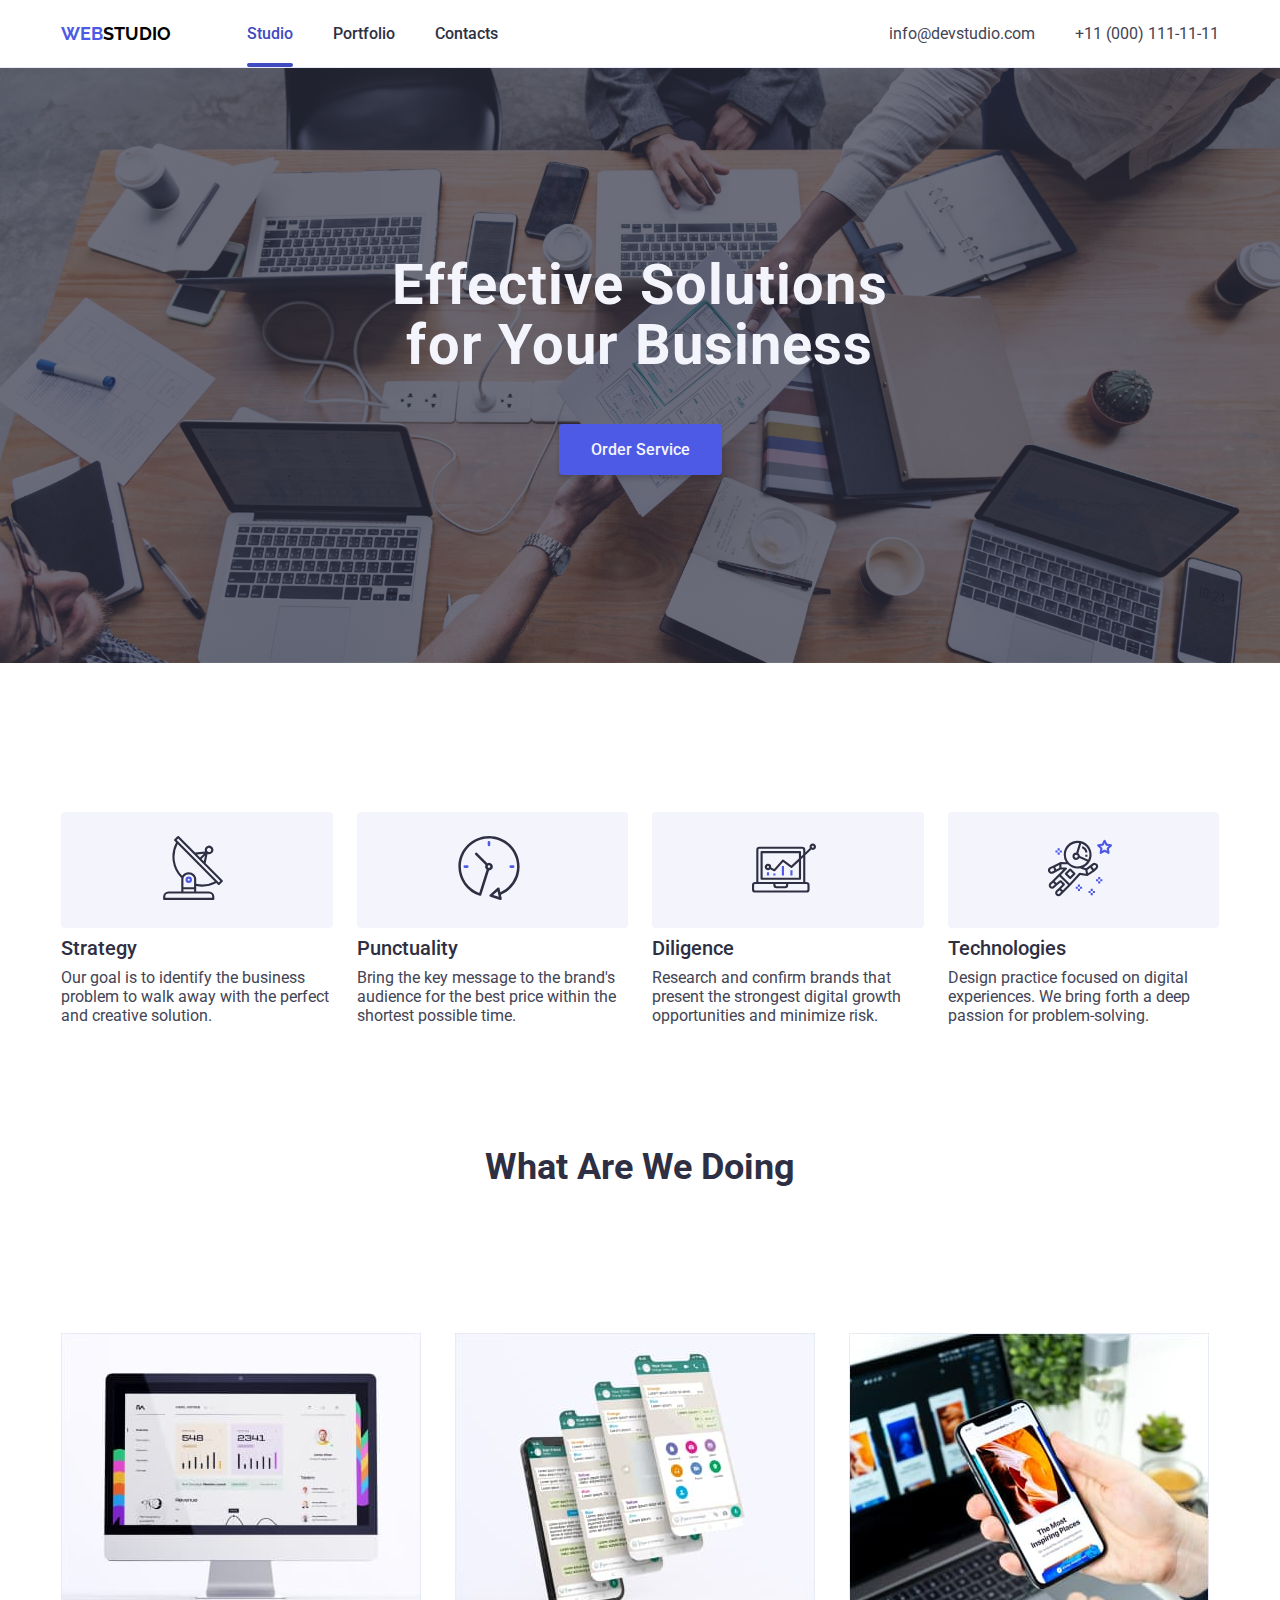
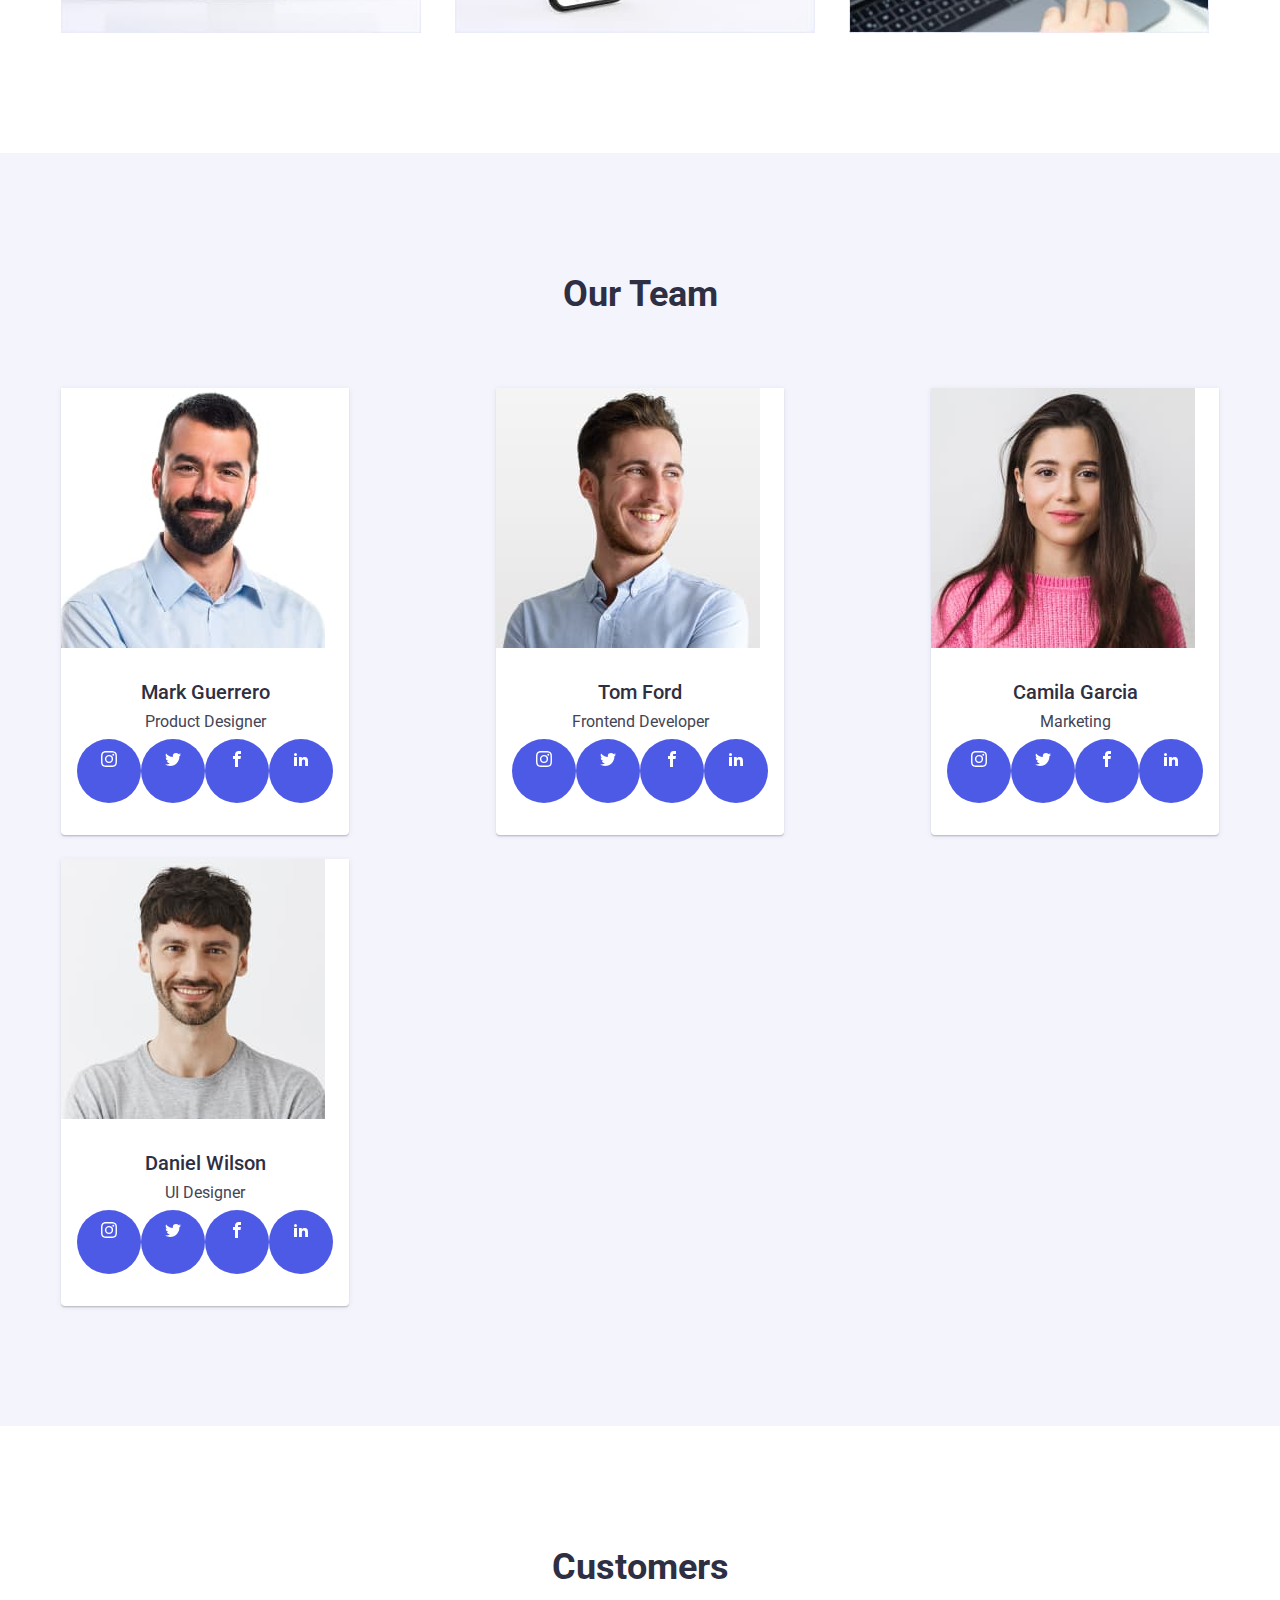
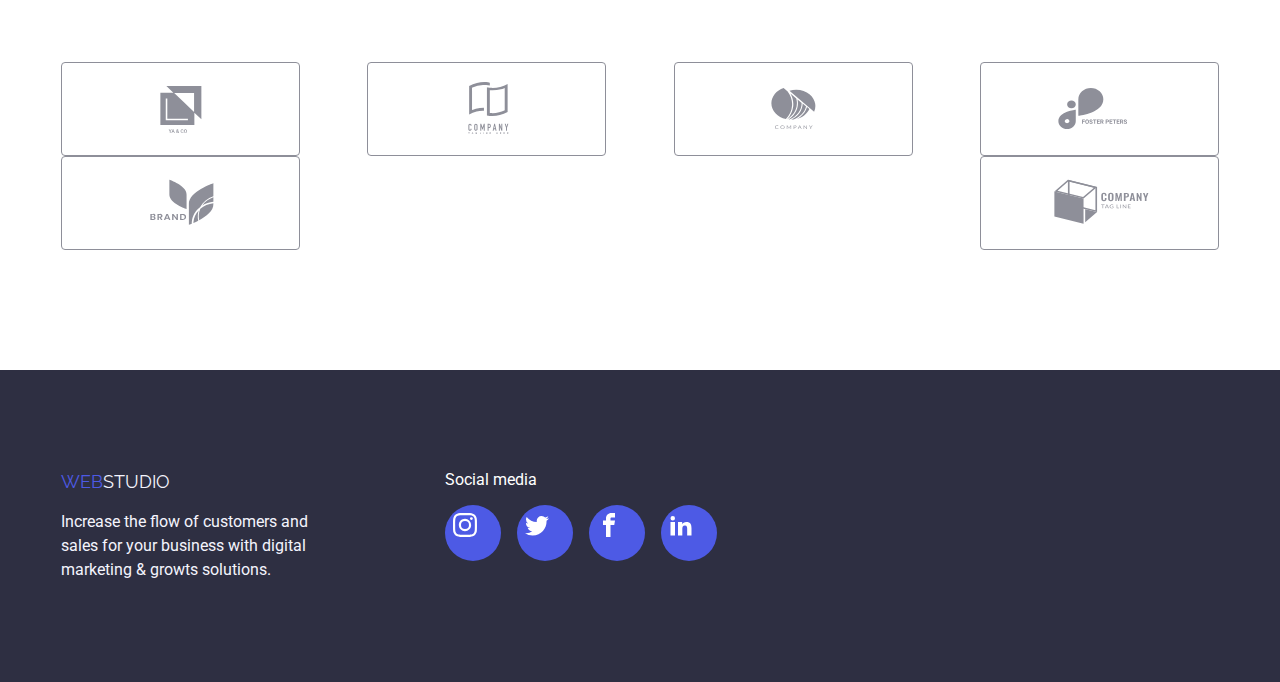
<file: index.html>
<!DOCTYPE html>
<html lang="en">
  <head>
    <meta charset="UTF-8" />
    <meta name="viewport" content="width=device-width, initial-scale=1.0" />
    <link
      rel="stylesheet"
      href="https://cdnjs.cloudflare.com/ajax/libs/modern-normalize/2.0.0/modern-normalize.min.css"
      integrity="sha512-4xo8blKMVCiXpTaLzQSLSw3KFOVPWhm/TRtuPVc4WG6kUgjH6J03IBuG7JZPkcWMxJ5huwaBpOpnwYElP/m6wg=="
      crossorigin="anonymous"
      referrerpolicy="no-referrer"
    />
    <link rel="stylesheet" href="css/styles.css" />
    <link rel="preconnect" href="https://fonts.googleapis.com" />
    <link rel="preconnect" href="https://fonts.gstatic.com" crossorigin />
    <link
      href="https://fonts.googleapis.com/css2?family=Raleway:wght@800&family=Roboto:wght@400;500;700;900&display=swap"
      rel="stylesheet"
    />
    <title>Studio</title>
  </head>
  <body>
    <!--
      <header class="navbar">
      <div class="navigation-section container">
        <nav class="nav-section">
          <a href="index.html" class="logo"
            ><span class="logo-span">Web</span>studio</a
          >
          <menu class="nav-menu">
            <li><a href="./index.html" class="link-menu">Studio</a></li>
            <li><a href="./portfolio.html" class="link-menu">Portfolio</a></li>
            <li><a href="#" class="link-menu">Contacts</a></li>
          </menu>
        </nav>
        <ul id="contact-list">
          <li>
            <a href="mailto:info@devstudio.com" class="link-contact"
              >info@devstudio.com</a
            >
          </li>
          <li>
            <a href="tel:+11(000)1111111" class="link-contact"
              >+11 (000) 111-11-11</a
            >
          </li>
        </ul>
      </div>
    </header>
  -->
    <header class="navbar">
      <div class="navigation-section container">
        <nav class="nav-section">
          <a href="index.html" class="logo"
            ><span class="logo-span">Web</span>studio</a
          >
          <menu class="nav-menu">
            <li class="nav-menu-item">
              <a href="./index.html" class="link-menu active-link-menu"
                >Studio</a
              >
            </li>
            <li class="nav-menu-item">
              <a href="./portfolio.html" class="link-menu">Portfolio</a>
            </li>
            <li class="nav-menu-item">
              <a href="#" class="link-menu">Contacts</a>
            </li>
          </menu>
        </nav>
        <address class="contact-section">
          <ul class="contact-list">
            <li>
              <a href="mailto:info@devstudio.com" class="link-contact"
                >info@devstudio.com</a
              >
            </li>
            <li>
              <a href="tel:+11(000)1111111" class="link-contact"
                >+11 (000) 111-11-11</a
              >
            </li>
          </ul>
        </address>
      </div>
    </header>
    <main>
      <section class="hero-section">
        <div class="container">
          <h1 class="hero-header">Effective Solutions for Your Business</h1>
          <button data-modal-open type="button" class="hero-btn">
            Order Service
          </button>

          <div class="modal is-hidden" data-modal>
            <div class="backdrop">
              <button data-modal-close class="close-btn">
                <svg width="8px" height="8px" class="close-icon">
                  <use href="./images/icons.svg#icon-close"></use>
                </svg>
              </button>
            </div>
          </div>
        </div>
      </section>
      <section class="features-section">
        <div class="container">
          <h2 class="visually-hidden">Nagłówek</h2>
          <ul class="features-group">
            <li class="features-item">
              <div class="features-icon-item">
                <svg width="104px" height="56px" class="features-icon">
                  <use href="./images/icons.svg#icon-antenna-1"></use>
                </svg>
              </div>
              <h3 class="features-title">Strategy</h3>
              <p class="features-info">
                Our goal is to identify the business problem to walk away with
                the perfect and creative solution.
              </p>
            </li>
            <li class="features-item">
              <div class="features-icon-item">
                <svg width="104px" height="56px" class="features-icon">
                  <use href="./images/icons.svg#icon-clock-1"></use>
                </svg>
              </div>
              <h3 class="features-title">Punctuality</h3>
              <p class="features-info">
                Bring the key message to the brand's audience for the best price
                within the shortest possible time.
              </p>
            </li>
            <li class="features-item">
              <div class="features-icon-item">
                <svg width="104px" height="56px" class="features-icon">
                  <use href="./images/icons.svg#icon-diagram-1"></use>
                </svg>
              </div>
              <h3 class="features-title">Diligence</h3>
              <p class="features-info">
                Research and confirm brands that present the strongest digital
                growth opportunities and minimize risk.
              </p>
            </li>
            <li class="features-item">
              <div class="features-icon-item">
                <svg width="104px" height="56px" class="features-icon">
                  <use href="./images/icons.svg#icon-astronaut-1"></use>
                </svg>
              </div>
              <h3 class="features-title">Technologies</h3>
              <p class="features-info">
                Design practice focused on digital experiences. We bring forth a
                deep passion for problem-solving.
              </p>
            </li>
          </ul>
        </div>
      </section>
      <section class="studio-projects-section">
        <div class="container">
          <h2 class="studio-projects-heading">What Are We Doing</h2>
          <ul class="studio-projects-group">
            <li class="studio-projects-item">
              <img
                src="images/img-1.jpg"
                alt="iMac mockup with app displayed"
                width="360"
                height="300"
                class="work-img"
              />
            </li>
            <li class="studio-projects-item">
              <img
                src="images/img-2.jpg"
                alt="iPhone mockup with Whatsapp screenshots"
                width="360"
                height="300"
                class="work-img"
              />
            </li>
            <li class="studio-projects-item">
              <img
                src="images/img-3.jpg"
                alt="a hand holding an iPhone with a Macbook in the background"
                width="360"
                height="300"
                class="work-img"
              />
            </li>
          </ul>
        </div>
      </section>
      <!--
              <section class="team-section">
        <div class="team container">
          <h2 class="team-heading">Our Team</h2>
          <ul class="team-members-group">
            <li class="team-item">
              <figure>
                <img
                  src="images/team-img-1.jpg"
                  alt="smiling man in shirt with thick beard"
                  width="264"
                  height="260"
                />
                <figcaption class="team-member">
                  <h3 class="team-member-name">Mark Guerrero</h3>
                  <p class="team-member-info">Product Designer</p>
                </figcaption>
              </figure>
            </li>
            <li class="team-item">
              <figure>
                <img
                  src="images/team-img-2.jpg"
                  alt="smiling man in shirt with facial hair looking into the distance"
                  width="264"
                  height="260"
                />
                <figcaption class="team-member">
                  <h3 class="team-member-name">Tom Ford</h3>
                  <p class="team-member-info">Frontend Developer</p>
                </figcaption>
              </figure>
            </li>
            <li class="team-item">
              <figure>
                <img
                  src="images/team-img-3.jpg"
                  alt="smiling woman in pink sweater with long brown hair"
                  width="264"
                  height="260"
                />
                <figcaption class="team-member">
                  <h3 class="team-member-name">Camila Garcia</h3>
                  <p class="team-member-info">Marketing</p>
                </figcaption>
              </figure>
            </li>
            <li class="team-item">
              <figure>
                <img
                  src="images/team-img-4.jpg"
                  alt="smiling man in a shirt with facial hair"
                  width="264"
                  height="260"
                />
                <figcaption class="team-member">
                  <h3 class="team-member-name">Daniel Wilson</h3>
                  <p class="team-member-info">UI Designer</p>
                </figcaption>
              </figure>
            </li>
          </ul>
        </div>
      </section>
      -->
      <section class="team-section">
        <div class="team container">
          <h2 class="team-heading">Our Team</h2>
          <ul class="team-members-group">
            <li class="team-item">
              <img
                src="images/team-img-1.jpg"
                alt="smiling man in shirt with thick beard"
                width="264"
                height="260"
                class="team-member-img"
              />
              <div class="team-member-card">
                <h3 class="team-member-name">Mark Guerrero</h3>
                <p class="team-member-info">Product Designer</p>
                <ul class="team-member-media">
                  <li class="team-member-media-item">
                    <svg
                      width="16px"
                      height="16px"
                      class="team-member-media-icon"
                    >
                      <use href="./images/icons.svg#icon-instagram"></use>
                    </svg>
                  </li>
                  <li class="team-member-media-item">
                    <svg
                      width="16px"
                      height="16px"
                      class="team-member-media-icon"
                    >
                      <use href="./images/icons.svg#icon-twitter"></use>
                    </svg>
                  </li>
                  <li class="team-member-media-item">
                    <svg
                      width="16px"
                      height="16px"
                      class="team-member-media-icon"
                    >
                      <use href="./images/icons.svg#icon-facebook"></use>
                    </svg>
                  </li>
                  <li class="team-member-media-item">
                    <svg
                      width="16px"
                      height="16px"
                      class="team-member-media-icon"
                    >
                      <use href="./images/icons.svg#icon-linkedin2"></use>
                    </svg>
                  </li>
                </ul>
              </div>
            </li>
            <li class="team-item">
              <img
                src="images/team-img-2.jpg"
                alt="smiling man in shirt with facial hair looking into the distance"
                width="264"
                height="260"
                class="team-member-img"
              />
              <div class="team-member-card">
                <h3 class="team-member-name">Tom Ford</h3>
                <p class="team-member-info">Frontend Developer</p>
                <ul class="team-member-media">
                  <li class="team-member-media-item">
                    <svg
                      width="16px"
                      height="16px"
                      class="team-member-media-icon"
                    >
                      <use href="./images/icons.svg#icon-instagram"></use>
                    </svg>
                  </li>
                  <li class="team-member-media-item">
                    <svg
                      width="16px"
                      height="16px"
                      class="team-member-media-icon"
                    >
                      <use href="./images/icons.svg#icon-twitter"></use>
                    </svg>
                  </li>
                  <li class="team-member-media-item">
                    <svg
                      width="16px"
                      height="16px"
                      class="team-member-media-icon"
                    >
                      <use href="./images/icons.svg#icon-facebook"></use>
                    </svg>
                  </li>
                  <li class="team-member-media-item">
                    <svg
                      width="16px"
                      height="16px"
                      class="team-member-media-icon"
                    >
                      <use href="./images/icons.svg#icon-linkedin2"></use>
                    </svg>
                  </li>
                </ul>
              </div>
            </li>
            <li class="team-item">
              <img
                src="images/team-img-3.jpg"
                alt="smiling man in shirt with thick beard"
                width="264"
                height="260"
                class="team-member-img"
              />
              <div class="team-member-card">
                <h3 class="team-member-name">Camila Garcia</h3>
                <p class="team-member-info">Marketing</p>
                <ul class="team-member-media">
                  <li class="team-member-media-item">
                    <svg
                      width="16px"
                      height="16px"
                      class="team-member-media-icon"
                    >
                      <use href="./images/icons.svg#icon-instagram"></use>
                    </svg>
                  </li>
                  <li class="team-member-media-item">
                    <svg
                      width="16px"
                      height="16px"
                      class="team-member-media-icon"
                    >
                      <use href="./images/icons.svg#icon-twitter"></use>
                    </svg>
                  </li>
                  <li class="team-member-media-item">
                    <svg
                      width="16px"
                      height="16px"
                      class="team-member-media-icon"
                    >
                      <use href="./images/icons.svg#icon-facebook"></use>
                    </svg>
                  </li>
                  <li class="team-member-media-item">
                    <svg
                      width="16px"
                      height="16px"
                      class="team-member-media-icon"
                    >
                      <use href="./images/icons.svg#icon-linkedin2"></use>
                    </svg>
                  </li>
                </ul>
              </div>
            </li>
            <li class="team-item">
              <img
                src="images/team-img-4.jpg"
                alt="smiling man in shirt with thick beard"
                width="264"
                height="260"
                class="team-member-img"
              />
              <div class="team-member-card">
                <h3 class="team-member-name">Daniel Wilson</h3>
                <p class="team-member-info">UI Designer</p>
                <ul class="team-member-media">
                  <li class="team-member-media-item">
                    <svg
                      width="16px"
                      height="16px"
                      class="team-member-media-icon"
                    >
                      <use href="./images/icons.svg#icon-instagram"></use>
                    </svg>
                  </li>
                  <li class="team-member-media-item">
                    <svg
                      width="16px"
                      height="16px"
                      class="team-member-media-icon"
                    >
                      <use href="./images/icons.svg#icon-twitter"></use>
                    </svg>
                  </li>
                  <li class="team-member-media-item">
                    <svg
                      width="16px"
                      height="16px"
                      class="team-member-media-icon"
                    >
                      <use href="./images/icons.svg#icon-facebook"></use>
                    </svg>
                  </li>
                  <li class="team-member-media-item">
                    <svg
                      width="16px"
                      height="16px"
                      class="team-member-media-icon"
                    >
                      <use href="./images/icons.svg#icon-linkedin2"></use>
                    </svg>
                  </li>
                </ul>
              </div>
            </li>
          </ul>
        </div>
      </section>
      <section class="customers-section">
        <div class="customers container">
          <h2 class="customers-heading">Customers</h2>
          <ul class="customers-group">
            <li class="customer-item">
              <svg width="104px" height="56px" class="customer-logo">
                <use href="./images/icons.svg#icon-Client-1"></use>
              </svg>
            </li>
            <li class="customer-item">
              <svg width="104px" height="56px" class="customer-logo">
                <use href="./images/icons.svg#icon-Client-2"></use>
              </svg>
            </li>
            <li class="customer-item">
              <svg width="104px" height="56px" class="customer-logo">
                <use href="./images/icons.svg#icon-Client-3"></use>
              </svg>
            </li>
            <li class="customer-item">
              <svg width="104px" height="56px" class="customer-logo">
                <use href="./images/icons.svg#icon-Client-4"></use>
              </svg>
            </li>
            <li class="customer-item">
              <svg width="104px" height="56px" class="customer-logo">
                <use href="./images/icons.svg#icon-Client-5"></use>
              </svg>
            </li>
            <li class="customer-item">
              <svg width="104px" height="56px" class="customer-logo">
                <use href="./images/icons.svg#icon-Client-6"></use>
              </svg>
            </li>
          </ul>
        </div>
      </section>
    </main>
    <footer class="footer section">
      <div class="container footer-group">
        <div class="footer-info">
          <a href="index.html" class="logo-footer"
            ><span class="logo-span">Web</span>studio</a
          >
          <p>
            Increase the flow of customers and sales for your business with
            digital marketing & growts solutions.
          </p>
        </div>
        <div class="footer-media">
          <p>Social media</p>
          <ul class="footer-media-group">
            <li class="footer-media-item">
              <svg width="24px" height="24px" class="team-member-media-icon">
                <use href="./images/icons.svg#icon-instagram"></use>
              </svg>
            </li>
            <li class="footer-media-item">
              <svg width="24px" height="24px" class="team-member-media-icon">
                <use href="./images/icons.svg#icon-twitter"></use>
              </svg>
            </li>
            <li class="footer-media-item">
              <svg width="24px" height="24px" class="team-member-media-icon">
                <use href="./images/icons.svg#icon-facebook"></use>
              </svg>
            </li>
            <li class="footer-media-item">
              <svg width="24px" height="24px" class="team-member-media-icon">
                <use href="./images/icons.svg#icon-linkedin2"></use>
              </svg>
            </li>
          </ul>
        </div>
      </div>
    </footer>
    <script src="./js/modal.js"></script>
  </body>
</html>
</file>
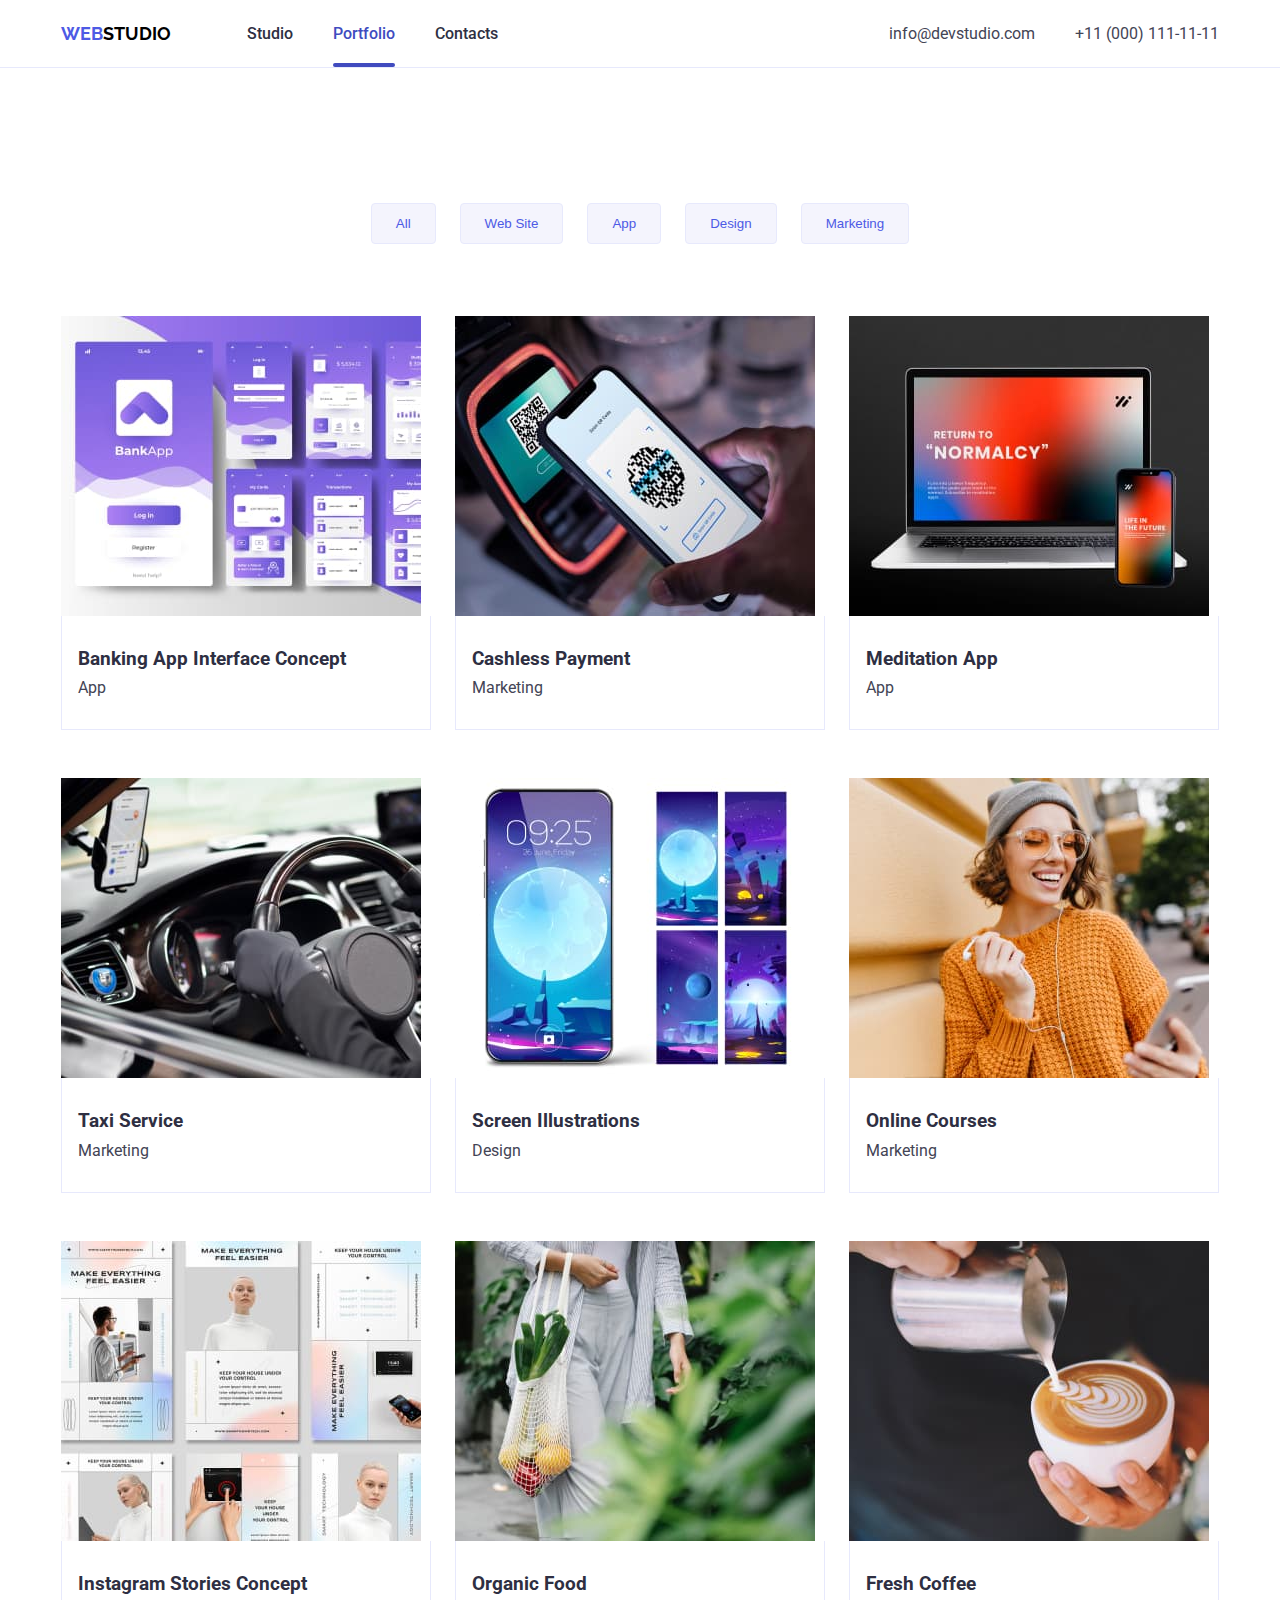
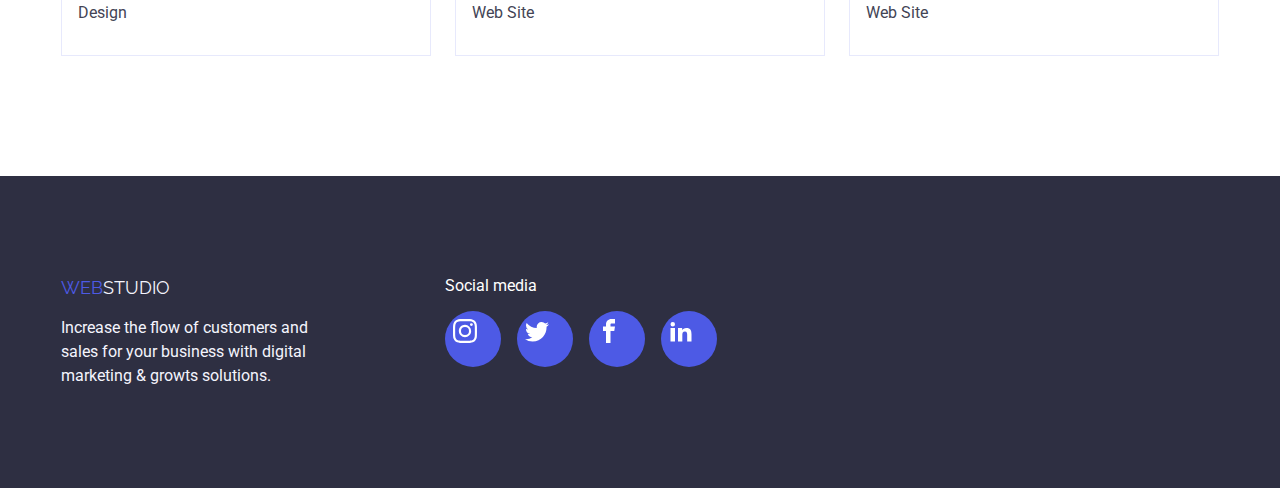
<file: portfolio.html>
<!DOCTYPE html>
<html lang="en">
  <head>
    <meta charset="UTF-8" />
    <meta name="viewport" content="width=device-width, initial-scale=1.0" />
    <link
      rel="stylesheet"
      href="https://cdnjs.cloudflare.com/ajax/libs/modern-normalize/2.0.0/modern-normalize.min.css"
      integrity="sha512-4xo8blKMVCiXpTaLzQSLSw3KFOVPWhm/TRtuPVc4WG6kUgjH6J03IBuG7JZPkcWMxJ5huwaBpOpnwYElP/m6wg=="
      crossorigin="anonymous"
      referrerpolicy="no-referrer"
    />
    <link rel="stylesheet" href="css/styles.css" />
    <link rel="preconnect" href="https://fonts.googleapis.com" />
    <link rel="preconnect" href="https://fonts.gstatic.com" crossorigin />
    <link
      href="https://fonts.googleapis.com/css2?family=Raleway:wght@800&family=Roboto:wght@400;500;700;900&display=swap"
      rel="stylesheet"
    />

    <title>Homework 4</title>
  </head>
  <body>
    <header class="navbar">
      <div class="navigation-section container">
        <nav class="nav-section">
          <a href="index.html" class="logo"
            ><span class="logo-span">Web</span>studio</a
          >
          <menu class="nav-menu">
            <li class="nav-menu-item">
              <a href="./index.html" class="link-menu">Studio</a>
            </li>
            <li class="nav-menu-item">
              <a href="./portfolio.html" class="link-menu active-link-menu"
                >Portfolio</a
              >
            </li>
            <li class="nav-menu-item">
              <a href="#" class="link-menu">Contacts</a>
            </li>
          </menu>
        </nav>
        <address class="contact-section">
          <ul class="contact-list">
            <li>
              <a href="mailto:info@devstudio.com" class="link-contact"
                >info@devstudio.com</a
              >
            </li>
            <li>
              <a href="tel:+11(000)1111111" class="link-contact"
                >+11 (000) 111-11-11</a
              >
            </li>
          </ul>
        </address>
      </div>
    </header>
    <main>
      <section class="projects-section">
        <div class="container">
          <h1 class="visually-hidden">Nagłówek</h1>
          <ul class="filter-btn-group">
            <li><button type="button" class="filter-btn">All</button></li>
            <li><button type="button" class="filter-btn">Web Site</button></li>
            <li><button type="button" class="filter-btn">App</button></li>
            <li><button type="button" class="filter-btn">Design</button></li>
            <li><button type="button" class="filter-btn">Marketing</button></li>
          </ul>
          <ul class="projects-group">
            <li class="projects-item">
              <div class="project-img">
                <img
                  src="images/project-img-1.jpg"
                  alt="mockup showing the interface of the app"
                  width="360"
                  height="300"
                />
                <div class="project-img-hover">
                  <p>
                    14 Stylish and User-Friendly App Design Concepts · Task
                    Manager App · Calorie Tracker App · Exotic Fruit Ecommerce
                    App · Cloud Storage App
                  </p>
                </div>
              </div>
              <div class="project-card-info">
                <h3 class="project-title">Banking App Interface Concept</h3>
                <p class="filter">App</p>
              </div>
            </li>
            <li class="projects-item">
              <div class="project-img">
                <img
                  src="images/project-img-2.jpg"
                  alt="person paying by contactless phone"
                  width="360"
                  height="300"
                />
                <div class="project-img-hover">
                  <p>
                    14 Stylish and User-Friendly App Design Concepts · Task
                    Manager App · Calorie Tracker App · Exotic Fruit Ecommerce
                    App · Cloud Storage App
                  </p>
                </div>
              </div>
              <div class="project-card-info">
                <h3 class="project-title">Cashless Payment</h3>
                <p class="filter">Marketing</p>
              </div>
            </li>
            <li class="projects-item">
              <div class="project-img">
                <img
                  src="images/project-img-3.jpg"
                  alt="mockup of a latop and phone presenting the application"
                  width="360"
                  height="300"
                />
                <div class="project-img-hover">
                  <p>
                    14 Stylish and User-Friendly App Design Concepts · Task
                    Manager App · Calorie Tracker App · Exotic Fruit Ecommerce
                    App · Cloud Storage App
                  </p>
                </div>
              </div>
              <div class="project-card-info">
                <h3 class="project-title">Meditation App</h3>
                <p class="filter">App</p>
              </div>
            </li>
            <li class="projects-item">
              <div class="project-img">
                <img
                  src="images/project-img-4.jpg"
                  alt="driver sitting in the car holding the steering wheel"
                  width="360"
                  height="300"
                />
                <div class="project-img-hover">
                  <p>
                    14 Stylish and User-Friendly App Design Concepts · Task
                    Manager App · Calorie Tracker App · Exotic Fruit Ecommerce
                    App · Cloud Storage App
                  </p>
                </div>
              </div>
              <div class="project-card-info">
                <h3 class="project-title">Taxi Service</h3>
                <p class="filter">Marketing</p>
              </div>
            </li>
            <li class="projects-item">
              <div class="project-img">
                <img
                  src="images/project-img-5.jpg"
                  alt="mockup of the phone with illustrations"
                  width="360"
                  height="300"
                />
                <div class="project-img-hover">
                  <p>
                    14 Stylish and User-Friendly App Design Concepts · Task
                    Manager App · Calorie Tracker App · Exotic Fruit Ecommerce
                    App · Cloud Storage App
                  </p>
                </div>
              </div>
              <div class="project-card-info">
                <h3 class="project-title">Screen Illustrations</h3>
                <p class="filter">Design</p>
              </div>
            </li>
            <li class="projects-item">
              <div class="project-img">
                <img
                  src="images/project-img-6.jpg"
                  alt="smiling girl with glasses, cap and orange sweater holding phone"
                  width="360"
                  height="300"
                />
                <div class="project-img-hover">
                  <p>
                    14 Stylish and User-Friendly App Design Concepts · Task
                    Manager App · Calorie Tracker App · Exotic Fruit Ecommerce
                    App · Cloud Storage App
                  </p>
                </div>
              </div>
              <div class="project-card-info">
                <h3 class="project-title">Online Courses</h3>
                <p class="filter">Marketing</p>
              </div>
            </li>
            <li class="projects-item">
              <div class="project-img">
                <img
                  src="images/project-img-7.jpg"
                  alt="mockups with concepts on Instagram Stories"
                  width="360"
                  height="300"
                />
                <div class="project-img-hover">
                  <p>
                    14 Stylish and User-Friendly App Design Concepts · Task
                    Manager App · Calorie Tracker App · Exotic Fruit Ecommerce
                    App · Cloud Storage App
                  </p>
                </div>
              </div>
              <div class="project-card-info">
                <h3 class="project-title">Instagram Stories Concept</h3>
                <p class="filter">Design</p>
              </div>
            </li>
            <li class="projects-item">
              <div class="project-img">
                <img
                  src="images/project-img-8.jpg"
                  alt="person dressed in white carrying a net of vegetables"
                  width="360"
                  height="300"
                />
                <div class="project-img-hover">
                  <p>
                    14 Stylish and User-Friendly App Design Concepts · Task
                    Manager App · Calorie Tracker App · Exotic Fruit Ecommerce
                    App · Cloud Storage App
                  </p>
                </div>
              </div>
              <div class="project-card-info">
                <h3 class="project-title">Organic Food</h3>
                <p class="filter">Web Site</p>
              </div>
            </li>
            <li class="projects-item">
              <div class="project-img">
                <img
                  src="images/project-img-9.jpg"
                  alt="person pouring milk into a cup. with coffee"
                  width="360"
                  height="300"
                />
                <div class="project-img-hover">
                  <p>
                    14 Stylish and User-Friendly App Design Concepts · Task
                    Manager App · Calorie Tracker App · Exotic Fruit Ecommerce
                    App · Cloud Storage App
                  </p>
                </div>
              </div>
              <div class="project-card-info">
                <h3 class="project-title">Fresh Coffee</h3>
                <p class="filter">Web Site</p>
              </div>
            </li>
          </ul>
        </div>
      </section>
    </main>
    <footer class="footer section">
      <div class="container footer-group">
        <div class="footer-info">
          <a href="index.html" class="logo-footer"
            ><span class="logo-span">Web</span>studio</a
          >
          <p>
            Increase the flow of customers and sales for your business with
            digital marketing & growts solutions.
          </p>
        </div>
        <div class="footer-media">
          <p>Social media</p>
          <ul class="footer-media-group">
            <li class="footer-media-item">
              <svg width="24px" height="24px" class="team-member-media-icon">
                <use href="./images/icons.svg#icon-instagram"></use>
              </svg>
            </li>
            <li class="footer-media-item">
              <svg width="24px" height="24px" class="team-member-media-icon">
                <use href="./images/icons.svg#icon-twitter"></use>
              </svg>
            </li>
            <li class="footer-media-item">
              <svg width="24px" height="24px" class="team-member-media-icon">
                <use href="./images/icons.svg#icon-facebook"></use>
              </svg>
            </li>
            <li class="footer-media-item">
              <svg width="24px" height="24px" class="team-member-media-icon">
                <use href="./images/icons.svg#icon-linkedin2"></use>
              </svg>
            </li>
          </ul>
        </div>
      </div>
    </footer>
  </body>
</html>
</file>
<file: css/styles.css>
:root {
  --font-logo: 'Raleway', sans-serif;
  --color-black: #000;
  --color-white: #fff;
  --color-dairy: #fcfcfc;
  --color-grey: rgba(46, 47, 66, 0.7);
  --color-cloud: #f4f4fd;
  --color-slate: #434455;
  --color-light-slate: #8e8f99;
  --color-navy-blue: #2e2f42;
  --color-cornflower: #e7e9fc;
  --color-iris: #4d5ae5;
  --color-ocean: #404bbf;
  --color-green: #31d0aa;
  --color-navyblue-modal: rgba(46, 47, 66, 0.4);
}

* {
  margin: 0;
  padding: 0;
}

body {
  font-family: 'Roboto', sans-serif;
  color: var(--color-navy-blue);
  line-height: 1.2;
}

main {
  text-align: center;
}

img {
  display: block;
}

.visually-hidden {
  visibility: hidden;
}

.is-hidden {
  pointer-events: none;
  visibility: hidden;
  opacity: 0;
}

/* SEKCJE */

.container {
  width: 1158px;
  margin: 0 auto;
  padding: 0 15px;
}

.section-heading {
  line-height: 1.2;
  color: var(--color-navy-blue);
  font-size: 36px;
  font-weight: 700;
}

/* MODAL */

.modal {
  background: var(--color-navyblue-modal, rgba(46, 47, 66, 0.4));
  position: fixed;
  width: 100vw;
  height: 100vh;
  top: 0;
  left: 0;
  transition: 250ms;
  transition-timing-function: cubic-bezier(0.4, 0, 0.2, 1);
}

.backdrop {
  position: relative;
  margin: 80px auto 8px;
  width: 408px;
  height: 584px;
  border-radius: 4px;
  background: var(--color-dairy);
  box-shadow: 0px 2px 1px 0px rgba(0, 0, 0, 0.2),
    0px 1px 3px 0px rgba(0, 0, 0, 0.12), 0px 1px 1px 0px rgba(0, 0, 0, 0.14);
}

.close-btn {
  position: absolute;
  top: 24px;
  right: 24px;
  border-radius: 50%;
  border: 1px solid rgba(0, 0, 0, 0.1);
  background-color: var(--color-cornflower);
  width: 24px;
  height: 24px;
  transition: 250ms;
  transition-timing-function: cubic-bezier(0.4, 0, 0.2, 1);
}

.close-btn:hover,
.close-btn:focus {
  cursor: pointer;
  background-color: var(--color-ocean);
  transition: 250ms;
  transition-timing-function: cubic-bezier(0.4, 0, 0.2, 1);
}

.close-icon {
  position: absolute;
  top: 8px;
  left: 8px;
  transition: 250ms;
  transition-timing-function: cubic-bezier(0.4, 0, 0.2, 1);
}

.close-btn:hover .close-icon,
.close-btn:focus .close-icon {
  fill: var(--color-white);
  transition: 250ms;
  transition-timing-function: cubic-bezier(0.4, 0, 0.2, 1);
}

/* PASEK MENU */

.navbar {
  border-bottom: 1px solid var(--color-cornflower);
  width: 100%;
}

.navbar nav {
  margin: 0;
}

.navigation-section {
  display: flex;
  justify-content: space-between;
  align-items: center;
}

.nav-section {
  display: flex;
  align-items: center;
}

.nav-menu {
  display: flex;
  gap: 40px;
  padding: 0;
}

.nav-menu-item {
  position: relative;
  list-style: none;
  padding: 24px 0;
}

/* LOGO */

.logo {
  text-decoration: none;
  text-transform: uppercase;
  color: var(--color-black);
  font-family: var(--font-logo);
  font-size: 18px;
  font-weight: 700;
  margin-right: 76px;
}

.logo-span {
  color: var(--color-iris);
}

/* LINKI MENU */

.link-menu {
  color: var(--color-navy-blue);
  text-decoration: none;
  font-weight: 500;
  transition: 250ms;
  transition-timing-function: cubic-bezier(0.4, 0, 0.2, 1);
}

.link-menu:hover,
.link-menu:active,
.link-menu:focus {
  color: var(--color-ocean);
  transition: 250ms;
  transition-timing-function: cubic-bezier(0.4, 0, 0.2, 1);
}

.link-menu::after {
  content: '';
  position: absolute;
  bottom: 0;
  display: block;
  margin: auto;
  height: 4px;
  width: 0;
  background: transparent;
  border-radius: 2px;
  transition: 250ms;
  transition-timing-function: cubic-bezier(0.4, 0, 0.2, 1);
}

.link-menu:hover::after,
.link-menu.active-nav::after {
  width: 100%;
  background: var(--color-ocean);
}

.active-link-menu {
  color: var(--color-ocean);
}

.active-link-menu::after {
  content: '';
  position: absolute;
  bottom: 0;
  display: block;
  margin: auto;
  height: 4px;
  width: 100%;
  background: var(--color-ocean);
  border-radius: 2px;
  transition: 250ms;
  transition-timing-function: cubic-bezier(0.4, 0, 0.2, 1);
}

.contact-section {
  margin-right: 0;
}

.contact-list {
  display: flex;
  font-style: normal;
  list-style: none;
  gap: 40px;
  margin: 0;
  padding: 0;
}

.link-contact {
  color: var(--color-slate);
  text-decoration: none;
  line-height: 1.2;
  transition: 250ms;
  transition-timing-function: cubic-bezier(0.4, 0, 0.2, 1);
}

.link-contact:hover,
.link-contact:active,
.link-contact:focus {
  color: var(--color-ocean);
  transition: 250ms;
  transition-timing-function: cubic-bezier(0.4, 0, 0.2, 1);
}

/* STOPKA */

.footer {
  background-color: var(--color-navy-blue);
  width: 100%;
  padding: 100px 0;
  display: flex;
}

.footer-group {
  display: flex;
  gap: 120px;
}

.footer-info {
  line-height: 150%;
  color: var(--color-cloud);
  font-weight: 400;
  width: 264px;
  margin-left: 0;
}

.logo-footer {
  text-decoration: none;
  text-transform: uppercase;
  color: var(--color-cloud);
  font-family: 'Raleway', sans-serif;
  font-size: 18px;
  display: inline-block;
  margin-bottom: 16px;
}

.footer-media {
  color: var(--color-white);
}

.footer-media-group {
  display: flex;
  gap: 16px;
  margin-top: 16px;
}

.footer-media-item {
  background-color: var(--color-iris);
  width: 40px;
  height: 40px;
  padding: 8px;
  border-radius: 100%;
  list-style: none;
  transition: 250ms;
  transition-timing-function: cubic-bezier(0.4, 0, 0.2, 1);
}

.footer-media-item:hover,
.footer-media-item:focus {
  cursor: pointer;
  background-color: var(--color-green);
  transition: 250ms;
  transition-timing-function: cubic-bezier(0.4, 0, 0.2, 1);
}

/* index.html - SEKCJA 1 */

.hero-section {
  background-color: var(--color-navy-blue);
  background: linear-gradient(rgba(46, 47, 66, 0.7), rgba(46, 47, 66, 0.7)),
    url(../images/hero-section-bg.jpg);
  background-position: 50% 50%;
  background-size: cover;
  padding: 188px 0;
  margin: auto;
  max-width: 1440px;
}

.hero-header {
  color: var(--color-cloud);
  line-height: 107.143%;
  letter-spacing: 1.12px;
  font-weight: 700;
  font-size: 56px;
  text-align: center;
  max-width: 496px;
  margin: 0 auto;
}

.hero-btn {
  background-color: var(--color-iris);
  color: var(--color-cloud);
  font-weight: 500;
  font-family: 'Roboto', sans-serif;
  font-size: 16px;
  border: none;
  border-radius: 4px;
  box-shadow: 0px 4px 4px 0px rgba(0, 0, 0, 0.15);
  display: block;
  margin: 48px auto 0;
  cursor: pointer;
  padding: 16px 32px;
  transition: 250ms;
  transition-timing-function: cubic-bezier(0.4, 0, 0.2, 1);
}

.hero-btn:hover,
.hero-btn:active,
.hero-btn:focus {
  background-color: var(--color-ocean);
  color: var(--color-white);
  cursor: pointer;
  transition: 250ms;
  transition-timing-function: cubic-bezier(0.4, 0, 0.2, 1);

  font-size: 16px;
}
/* index.html - SEKCJA 2 (FEATURES) */

.features-section {
  padding: 120px 0;
}

.features-group {
  display: flex;
  justify-content: space-between;
  gap: 24px;
  list-style: none;
  text-align: left;
}

.features-item {
  width: calc((100% - 72px) / 4);
}

.features-icon-item {
  padding: 24px 100px;
  background-color: var(--color-cloud);
  border-radius: 4px;
}

.features-icon {
  width: 64px;
  height: 64px;
}

.features-title {
  margin: 8px 0;
  line-height: 1.2;
  color: var(--color-navy-blue);
  font-size: 20px;
  font-weight: 500;
}

.features-info {
  color: var(--color-slate);
  line-height: 1.2;
}

/* index.html - SEKCJA 3 */

.studio-projects-section {
  padding-bottom: 120px;
}

.studio-projects-heading {
  margin-bottom: 72px;
  line-height: 1.2;
  color: var(--color-navy-blue);
  font-size: 36px;
  font-weight: 700;
}

.studio-projects-group {
  padding: 72px 0 0;
  display: flex;
  flex-basis: auto;
  gap: 24px;
  justify-content: space-between;
  align-items: center;
  flex-wrap: wrap;
  list-style: none;
}

.studio-projects-item {
  flex-basis: calc((100% - 48px) / 3);
}

/* index.html - SEKCJA 4 (TEAM) */

.team-section {
  padding: 120px 0;
  background-color: var(--color-cloud);
}

.team-heading {
  margin-bottom: 72px;
  line-height: 1.2;
  color: var(--color-navy-blue);
  font-size: 36px;
  font-weight: 700;
}

.team-members-group {
  display: flex;
  justify-content: space-between;
  align-items: center;
  gap: 24px;
  list-style: none;
  margin-top: 72px;
  flex-wrap: wrap;
  padding: 0;
}

.team-item {
  flex-basis: calc((100% - 72px) / 4);
  border-radius: 0px 0px 4px 4px;
  background-color: var(--color-white);
  padding: 0;
  margin: 0;
  box-shadow: 0px 2px 1px 0px rgba(46, 47, 66, 0.08),
    0px 1px 1px 0px rgba(46, 47, 66, 0.16),
    0px 1px 6px 0px rgba(46, 47, 66, 0.08);
}

.team-member-card {
  padding: 32px 16px;
  border-radius: 0px 0px 4px 4px;
}

.team-member-name {
  text-align: center;
  margin-bottom: 8px;
  line-height: 1.2;
  color: var(--color-navy-blue);
  font-size: 20px;
  font-weight: 500;
}

.team-member-info {
  color: var(--color-slate);
  line-height: 1.2;
  text-align: center;
}

.team-member-media {
  display: flex;
  justify-content: space-between;
}

.team-member-media-item {
  list-style-type: none;
  background-color: var(--color-iris);
  padding: 12px;
  border-radius: 100%;
  width: 40px;
  height: 40px;
  margin-top: 8px;
  transition: 0.2s;
}

.team-member-media-icon {
  fill: var(--color-white);
  transition: 250ms;
  transition-timing-function: cubic-bezier(0.4, 0, 0.2, 1);
}

.team-member-media-item:hover,
.team-member-media-item:focus {
  cursor: pointer;
  background-color: var(--color-ocean);
  transition: 250ms;
  transition-timing-function: cubic-bezier(0.4, 0, 0.2, 1);
}

.team-member-media-item:hover .team-member-media-icon,
.team-member-media-item:focus .team-member-media-icon {
  fill: var(--color-cloud);
  transition: 250ms;
  transition-timing-function: cubic-bezier(0.4, 0, 0.2, 1);
}

/* index.html - SEKCJA 5 (CUSTOMERS) */

.customers-section {
  padding: 120px 0;
  background-color: var(--color-white);
}

.customers-heading {
  margin-bottom: 72px;
  line-height: 1.2;
  color: var(--color-navy-blue);
  font-size: 36px;
  font-weight: 700;
}

.customers-group {
  display: flex;
  justify-content: space-between;
  align-items: center;
  /*gap: 24px;*/
  list-style: none;
  margin-top: 72px;
  flex-wrap: wrap;
  padding: 0;
}

.customer-item {
  flex-basis: calc((100% - 120px) / 6);
  border: 1px solid var(--color-light-slate);
  border-radius: 4px;
  padding: 16px 32px;
  transition: 250ms;
  transition-timing-function: cubic-bezier(0.4, 0, 0.2, 1);
}

.customer-item:hover,
.customer-item:focus {
  border: 1px solid var(--color-ocean);
  transition: 250ms;
  transition-timing-function: cubic-bezier(0.4, 0, 0.2, 1);
}

.customer-item:hover .customer-logo,
.customer-item:focus .customer-logo {
  fill: var(--color-ocean);
}

.customer-logo {
  fill: var(--color-light-slate);
}

/* portfolio.html - SEKCJA 1 */

.projects-section {
  padding-top: 96px;
  padding-bottom: 120px;
}

/* portfolio.html - SEKCJA 1 (FILTRY) */

.filter-btn-group {
  display: flex;
  justify-content: center;
  gap: 24px;
  margin-bottom: 72px;
  list-style: none;
}

.filter-btn {
  background-color: var(--color-cloud);
  color: var(--color-iris);
  font-weight: 500;
  border-radius: 4px;
  border: 1px solid var(--color-cornflower);
  padding: 12px 24px;
  transition: 250ms;
  transition-timing-function: cubic-bezier(0.4, 0, 0.2, 1);
}

.filter-btn:hover,
.filter-btn:active,
.filter-btn:focus {
  background-color: var(--color-ocean);
  color: var(--color-white);
  border: 1px solid transparent;
  cursor: pointer;
  box-shadow: 0px 2px 2px 0px rgba(0, 0, 0, 0.12),
    0px 2px 1px 0px rgba(0, 0, 0, 0.08), 0px 3px 1px 0px rgba(0, 0, 0, 0.1);
  transition: 250ms;
  transition-timing-function: cubic-bezier(0.4, 0, 0.2, 1);
}

/* portfolio.html - SEKCJA 1 (LISTA PROJEKTÓW) */

.projects-group {
  display: flex;
  flex-wrap: wrap;
  list-style: none;
  padding: 0;
  column-gap: 24px;
  row-gap: 48px;
}

.projects-item {
  flex-basis: calc((100% - 48px) / 3);
  text-decoration: none;
  transition: 250ms;
  transition-timing-function: cubic-bezier(0.4, 0, 0.2, 1);
  overflow: hidden;
  position: relative;
}

.projects-item:hover,
.projects-item:focus {
  cursor: pointer;
  transition: 250ms;
  transition-timing-function: cubic-bezier(0.4, 0, 0.2, 1);

  box-shadow: 0px 2px 1px 0px rgba(46, 47, 66, 0.08),
    0px 1px 1px 0px rgba(46, 47, 66, 0.16),
    0px 1px 6px 0px rgba(46, 47, 66, 0.08);
}

.project-card {
  padding: 0;
}

.project-img {
  position: relative;
  overflow: hidden;
}

.project-card img {
  display: block;
}

.project-img-hover {
  position: absolute;
  width: 360px;
  height: 300px;
  background: var(--color-iris);
  opacity: 1;
  transform: translateY(0%);
  transition: 250ms;
  color: var(--color-cloud);
  padding: 40px 32px;
  text-align: left;
}

.projects-item:hover .project-img-hover,
.projects-item:focus .project-img-hover {
  visibility: visible;
  opacity: 1;
  transform: translate3d(0, -100%, 0);
  transition: 250ms;
}

.project-card-info {
  border: 1px solid var(--color-cornflower);
  border-top: none;
  padding: 32px 16px;
  text-align: left;
  max-width: 360px;
}

.filter {
  color: var(--color-slate);
}

.project-title {
  color: var(--color-navy-blue);
  text-decoration: none;
  margin-bottom: 8px;
  transition: 250ms;
  transition-timing-function: cubic-bezier(0.4, 0, 0.2, 1);
}

.project-title:hover,
.project-title:active,
.project-title:focus {
  transition: 250ms;
  transition-timing-function: cubic-bezier(0.4, 0, 0.2, 1);
  text-decoration: none;
  color: var(--color-navy-blue);
}
</file>
